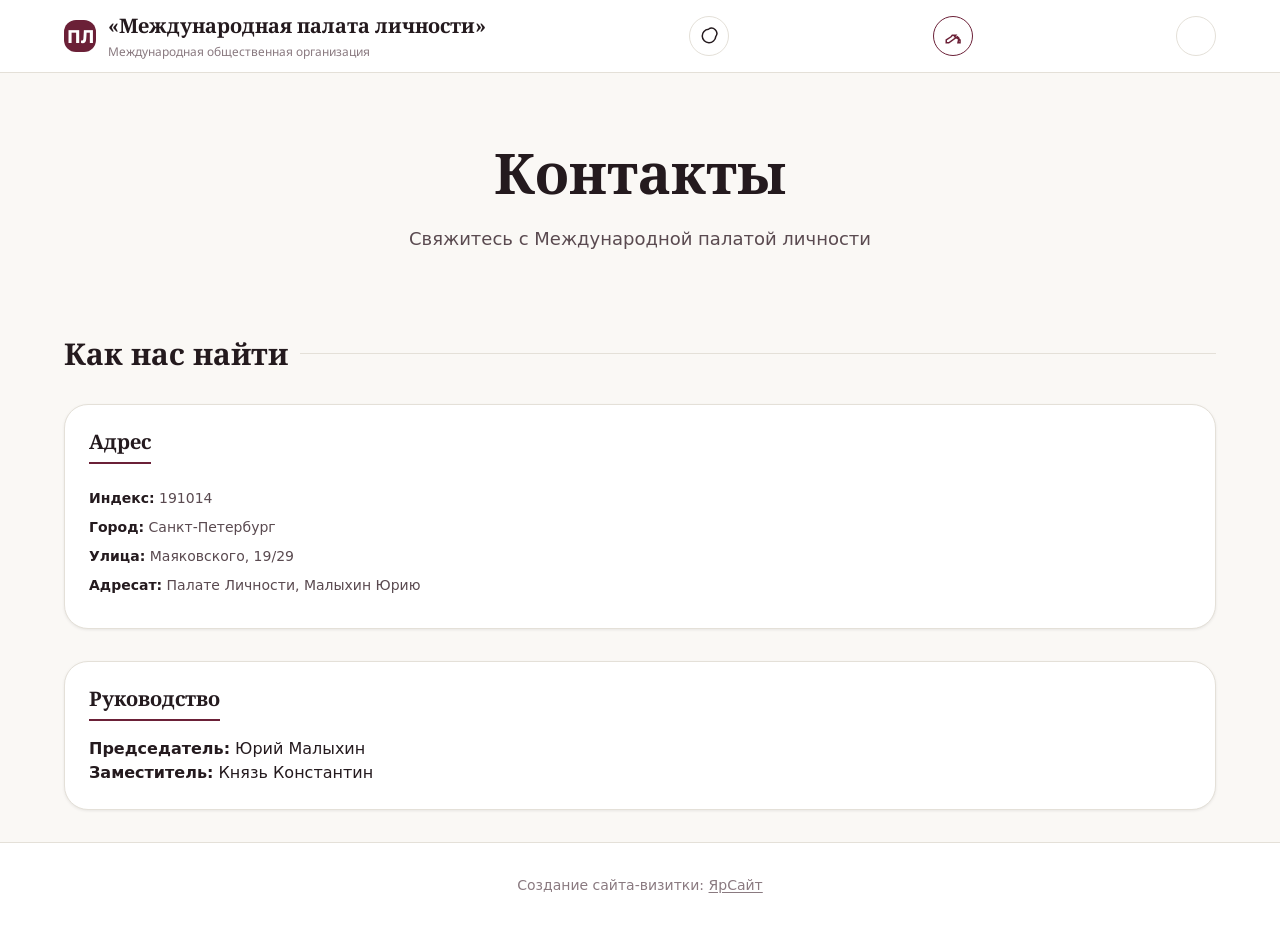
<file: contact.html>
<!DOCTYPE html>
<html lang="ru-RU">
<head>
<meta charset="UTF-8">
<meta name="viewport" content="width=device-width, initial-scale=1.0">
<title>Контакты — «Международная палата личности»</title>
<meta name="description" content="Контакты Международной палаты личности: адрес в Санкт-Петербурге, Маяковского, 19/29.">
<link rel="canonical" href="contact.html">
<link rel="icon" href="../assets/images/favicon/favicon-32x32.png" sizes="32x32">
<link rel="apple-touch-icon" href="../assets/images/favicon/apple-touch-icon.png" sizes="180x180">
<meta name="theme-color" content="#6b2037">
<link rel="stylesheet" href="../assets/css/main.css">
</head>
<body>
<a class="skip-link" href="#content">Перейти к содержимому</a>

<header class="top-bar">
  <div class="container top-bar-inner">
    <a class="brand" href="index.html" aria-label="«Международная палата личности» — главная страница">
      <span class="brand-mark">ПЛ</span>
      <span class="brand-name">«Международная палата личности»<small>Международная общественная организация</small></span>
    </a>

    <button class="theme-btn" id="theme-toggle" aria-pressed="false" aria-label="Включить тёмную тему">
      <svg viewBox="0 0 24 24"><path d="M21 12.79A9 9 0 1 1 11.21 3 7 7 0 0 1 21 12.79z"/></svg>
    </button>

    <button class="access-btn" id="access-toggle" aria-pressed="false" aria-label="Включить версию для слабовидящих">
      <svg viewBox="0 0 24 24"><path d="M3 17.25V21h3.39L17.8 12.99l2.11 2.11L18.62 21h2.76v-3.75L14.11 13.06 15.74 11h-4.69l-1.64 2.06z"/></svg>
    </button>

    <button class="nav-toggle" id="nav-toggle" aria-expanded="false" aria-controls="nav-panel" aria-label="Открыть меню">
      <span class="hamburger-line" aria-hidden="true"></span>
    </button>
  </div>
</header>

<nav class="nav-panel" id="nav-panel" aria-hidden="true">
  <div class="container nav-panel-inner">
    <div class="nav-close">
      <span>Меню</span>
      <button class="nav-close-btn" id="nav-close" aria-label="Закрыть меню">
        <svg viewBox="0 0 24 24"><path d="M19 6.41 17.59 5 12 10.59 6.41 5 5 6.41 10.59 12 5 17.59 6.41 19 12 13.41 17.59 19 19 17.59 13.41 12z"/></svg>
      </button>
    </div>

    <ul class="nav-menu" id="nav-menu">
      <li><a href="index.html">Главная</a></li>
      <li><a href="gallery.html">Галерея</a></li>
      <li><a href="contact.html" class="active">Контакты</a></li>
    </ul>

    <div class="theme-controls" style="margin-top:1rem; border-top:1px solid var(--color-border); padding-top:1rem;">
      <button class="theme-btn" id="theme-toggle-mobile" aria-pressed="false" aria-label="Переключить тему оформления">
        <svg viewBox="0 0 24 24"><path d="M21 12.79A9 9 0 1 1 11.21 3 7 7 0 0 1 21 12.79z"/></svg>
      </button>
      <button class="access-btn" id="access-toggle-mobile" aria-pressed="false" aria-label="Включить версию для слабовидящих">
        <svg viewBox="0 0 24 24"><path d="M3 17.25V21h3.39L17.8 12.99l2.11 2.11L18.62 21h2.76v-3.75L14.11 13.06 15.74 11h-4.69l-1.64 2.06z"/></svg>
      </button>
    </div>
  </div>
</nav>

<div class="nav-panel-overlay" id="nav-overlay"></div>

<main class="site-main" id="content">
  <section class="hero fade-in">
    <div class="container">
      <h1 class="hero-title">Контакты</h1>
      <p class="hero-subtitle">Свяжитесь с Международной палатой личности</p>
    </div>
  </section>

  <section class="fade-in slide-up">
    <div class="container">
      <div class="section-header">
        <h2 class="section-title">Как нас найти</h2>
        <div class="section-divider"></div>
      </div>

      <div class="contact-grid">
        <aside class="widget widget-contact">
          <h2 class="widget-title">Адрес</h2>
          <p><strong>Индекс:</strong> 191014</p>
          <p><strong>Город:</strong> Санкт-Петербург</p>
          <p><strong>Улица:</strong> Маяковского, 19/29</p>
          <p><strong>Адресат:</strong> Палате Личности, Малыхин Юрию</p>
        </aside>

        <aside class="widget widget-leadership">
          <h2 class="widget-title">Руководство</h2>
          <p><strong>Председатель:</strong> Юрий Малыхин</p>
          <p><strong>Заместитель:</strong> Князь Константин</p>
        </aside>
      </div>
    </div>
  </section>
</main>

<footer class="site-footer">
  <div class="container footer-inner">
    <p>Создание сайта-визитки: <a href="https://spb.yasite.ru/" target="_blank" rel="noopener">ЯрСайт</a></p>
  </div>
</footer>

<script type="module" src="../assets/js/main.js"></script>
</body>
</html>
</file>
<file: assets/css/main.css>
/* Main stylesheet — imports all design layers */
@import url("variables.css");
@import url("reset.css");
@import url("layout.css");
@import url("components.css");
@import url("accessibility.css");
@import url("darkmode.css");

/* Google Fonts — Noto Sans + Noto Serif (Cyrillic) */
@import url("https://fonts.googleapis.com/css2?family=Noto+Sans:wght@400;500;600;700&family=Noto+Serif:wght@600;700&display=swap");

/* Utility helpers */
.fade-in {
  animation: fadeIn var(--transition-base) ease forwards;
}

@keyframes fadeIn {
  from { opacity: 0; transform: translateY(8px); }
  to { opacity: 1; transform: translateY(0); }
}

.slide-up {
  animation: slideUp var(--transition-base) ease forwards;
}

@keyframes slideUp {
  from { opacity: 0; transform: translateY(12px); }
  to { opacity: 1; transform: translateY(0); }
}

.stagger-1 { animation-delay: 60ms; }
.stagger-2 { animation-delay: 120ms; }
.stagger-3 { animation-delay: 180ms; }
.stagger-4 { animation-delay: 240ms; }
.stagger-5 { animation-delay: 300ms; }

/* Placeholder fallback styling */
.img-placeholder {
  width: 100%;
  height: 100%;
  background: var(--color-surface-hover);
  display: flex;
  align-items: center;
  justify-content: center;
  color: var(--color-text-muted);
  font-size: var(--text-sm);
  font-family: var(--font-sans);
  text-align: center;
  padding: 1rem;
}

[data-accessibility="true"] .img-placeholder {
  background: #f0f0f0;
  color: #000;
  border: 1px solid #000;
}

/* Import page-specific styles */
@import url("pages.css");
</file>
